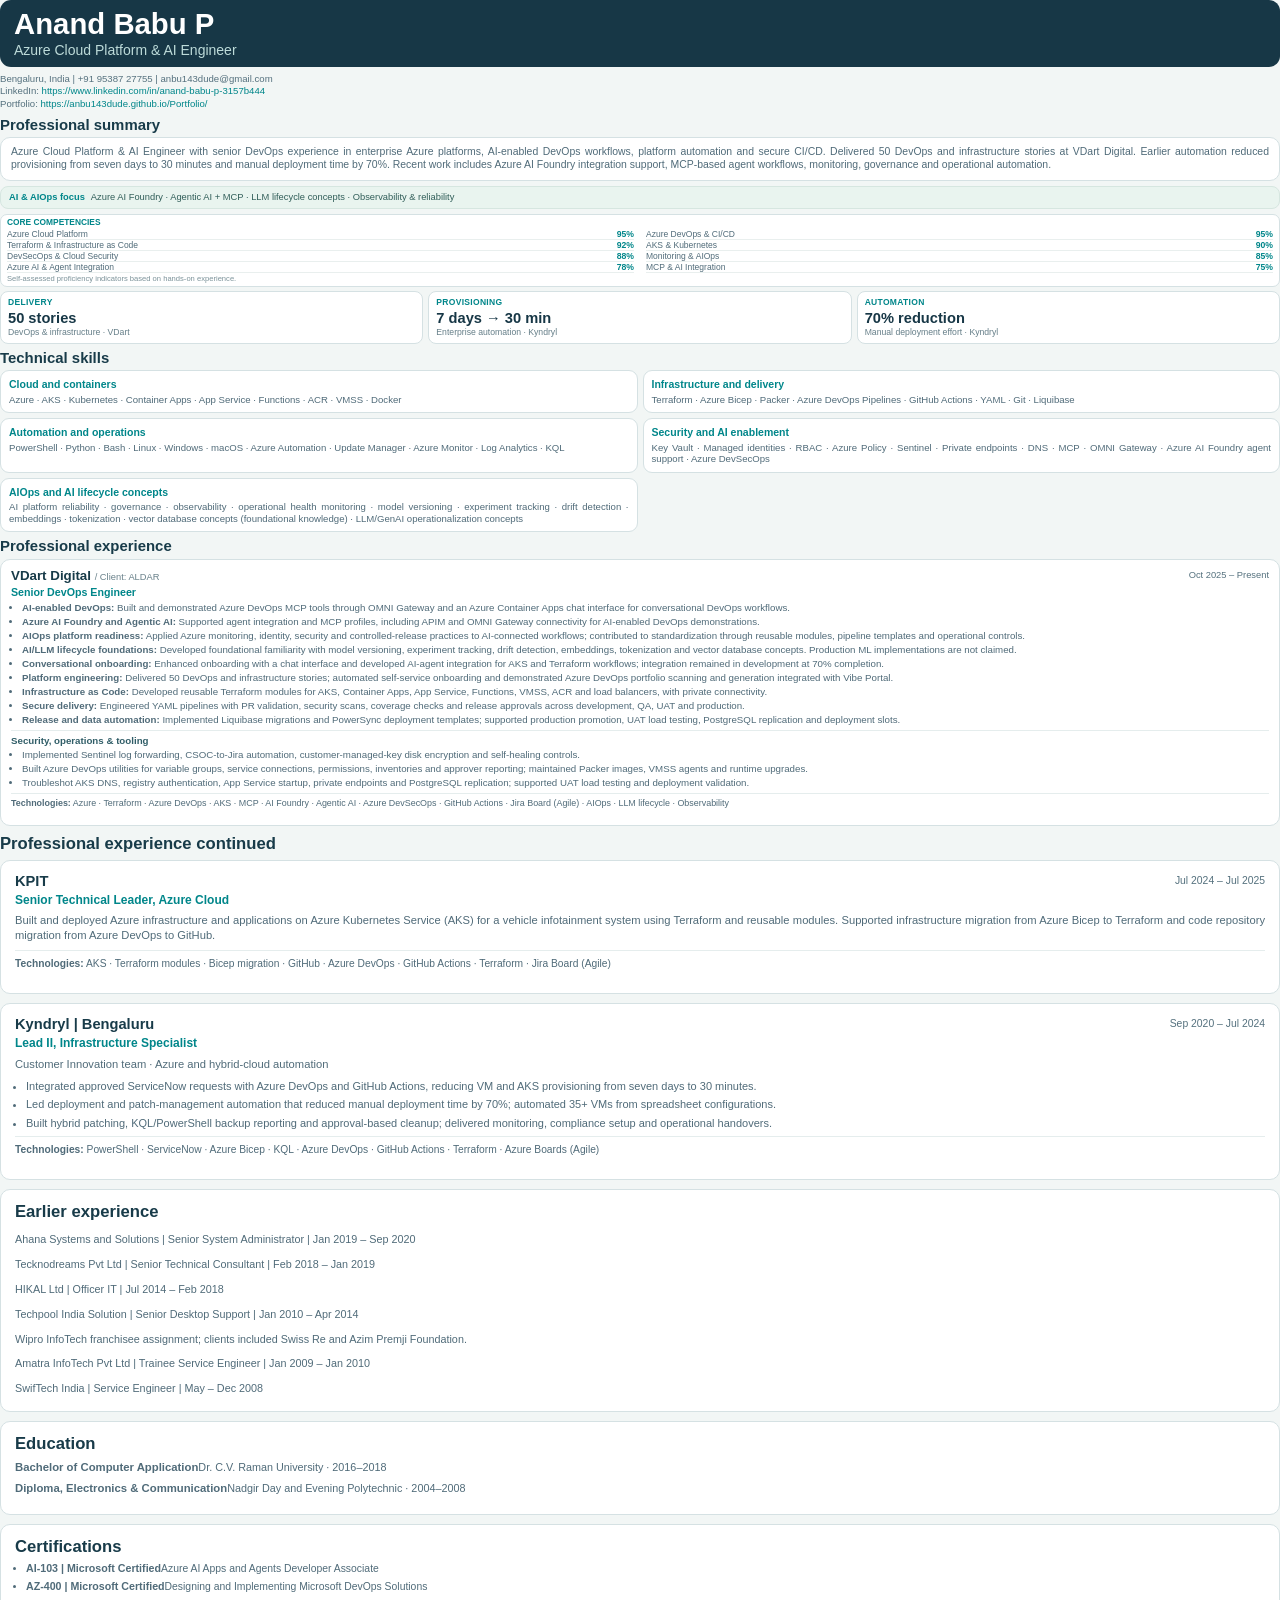
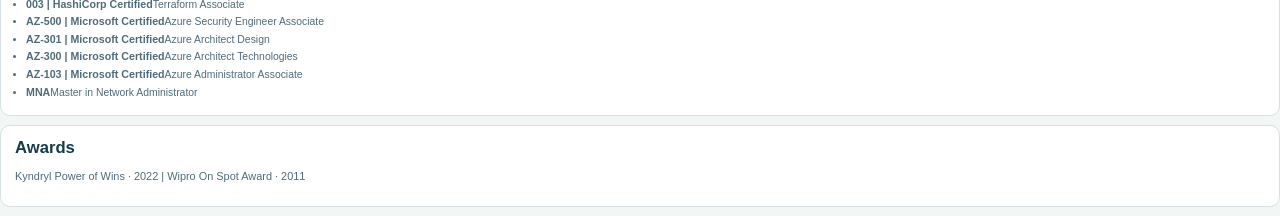
<file: cv-source.html>
<!doctype html>
<html lang="en"><head><meta charset="utf-8"><title>Anand Babu P | Azure Cloud Platform &amp; AI Engineer</title>
<!-- Employment period verified: Oct 2025 – Present -->
<style>
@page{size:A4;margin:8mm 11mm 10mm;@bottom-left{content:"Anand Babu P | Azure Cloud Platform & AI Engineer";font:7pt Arial,sans-serif;color:#7b9299}@bottom-right{content:counter(page) " / 2";font:7pt Arial,sans-serif;color:#7b9299}}
*{box-sizing:border-box}html,body{margin:0;padding:0}body{background:#f2f6f5;color:#506b79;font-family:Arial,Helvetica,sans-serif;font-size:7.7pt;line-height:1.18}
.page{page-break-after:always}.page:last-child{page-break-after:auto}
.header{background:#173746;color:#fff;border-radius:11px;padding:9px 14px 8px;margin:0 0 6px}.name{font-size:22pt;line-height:1.03;margin:0 0 3px;color:#fff;font-weight:700}.title{font-size:10.5pt;color:#bddbd9;margin:0}
.contact{font-size:7.2pt;line-height:1.32;margin:0 0 5px;color:#55717e}.contact a{color:#00868a;text-decoration:none}
.section{color:#183b49;font-size:11.2pt;font-weight:700;margin:5px 0 4px}
.card{background:#fff;border:1px solid #d5e1e3;border-radius:10px;padding:7px 9px;margin:0 0 5px;break-inside:avoid}
.summary{text-align:justify;font-size:7.65pt;line-height:1.2}
.ai-focus{background:#e9f4ef;border:1px solid #d6e6e0;border-radius:8px;padding:5px 8px;margin:0 0 5px;color:#315e59;font-size:7pt}.ai-focus b{color:#00868a;margin-right:6px}
.impact{display:grid;grid-template-columns:repeat(3,1fr);gap:5px;margin:0 0 5px}.metric{background:#fff;border:1px solid #d5e1e3;border-radius:8px;padding:5px 7px}.metric strong{display:block;color:#173746;font-size:11pt;line-height:1.1}.metric span{display:block;color:#00868a;font-size:6.4pt;font-weight:bold;letter-spacing:.3px;margin-bottom:2px}.metric small{font-size:6.5pt;color:#657e88}
.skills{display:grid;grid-template-columns:1fr 1fr;gap:5px;margin-bottom:4px}.skill{background:#fff;border:1px solid #d5e1e3;border-radius:9px;padding:7px 8px;break-inside:avoid}.skill h3{font-size:7.9pt;color:#00868a;margin:0 0 3px}.skill p{font-size:7pt;line-height:1.15;text-align:justify;margin:0}
.job h3{font-size:10pt;color:#183b49;margin:0}.jobhead{display:flex;justify-content:space-between;gap:8px;align-items:flex-start}.client{font-size:7pt;color:#69818a;font-weight:normal}.role{font-size:8pt;font-weight:bold;color:#00868a;margin:2px 0 4px}.date{font-size:7pt;color:#55717e;white-space:nowrap;margin-top:2px}
ul{margin:0;padding-left:11px}li{font-size:7.05pt;line-height:1.15;text-align:justify;margin:0 0 2px}
.security{border-top:1px solid #e5eded;padding-top:4px;margin-top:4px}.security-title{font-size:7.3pt;color:#315e68;font-weight:bold;margin:0 0 3px}
.tags{border-top:1px solid #e5eded;padding-top:4px;margin-top:4px;font-size:6.7pt;line-height:1.18}.tags b{color:#506b79}
.jobtext{font-size:7.35pt;line-height:1.2;text-align:justify;margin:0 0 4px}
.page2 .card{padding:12px 14px;margin-bottom:9px}.page2 .section{font-size:12.5pt;margin:8px 0 6px}.page2 .job h3{font-size:11pt}.page2 .role{font-size:9pt;margin:3px 0 6px}.page2 .date{font-size:7.8pt}.page2 li{font-size:8.25pt;line-height:1.32;margin-bottom:4px}.page2 .tags{font-size:7.7pt;line-height:1.3;padding-top:6px;margin-top:6px}.page2 .jobtext{font-size:8.4pt;line-height:1.35;margin-bottom:7px}.page2 .earlier p{font-size:8.1pt;line-height:1.3;margin-bottom:4px}.page2 .edu{font-size:8.1pt;margin-bottom:6px;line-height:1.28}.page2 .edu strong{font-size:8.5pt}.page2 .certgrid{gap:7px 14px}.page2 .certgrid li{font-size:7.8pt;line-height:1.28}.page2 .certgrid strong{font-size:8pt}.page2 .awards{font-size:8.2pt;line-height:1.3}
.page:first-of-type .summary{font-size:7.85pt;line-height:1.24}.page:first-of-type .skill p{font-size:7.2pt;line-height:1.2}.page:first-of-type .job li{font-size:7.3pt;line-height:1.2;margin-bottom:2.3px}.page:first-of-type .card{padding:8px 10px}


/* Compact CV competency panel, aligned with the portfolio scorecard */
.competency-card{background:#fff;border:1px solid #d5e1e3;border-radius:7px;padding:3px 6px;margin:0 0 4px;break-inside:avoid}
.competency-grid{display:grid;grid-template-columns:1fr 1fr;column-gap:12px;row-gap:1px}
.competency-grid>div{display:flex;justify-content:space-between;align-items:baseline;gap:5px;border-bottom:1px solid #e9efee;padding:0;font-size:6.4pt;line-height:1.02}
.competency-grid span{color:#506b79}
.competency-grid strong{color:#00868a;font-size:6.5pt;white-space:nowrap}
.competency-note{font-size:5.7pt;color:#7b9299;margin:2px 0 0}

/* Certifications: consistent left-aligned two-line entries */
.cert-list{display:grid;grid-template-columns:1fr 1fr;gap:7px 16px;margin:0;padding:0;list-style:none}
.cert-list li{display:block;text-align:left;min-width:0;padding:1px 0 4px;border-bottom:1px solid #e5eded;font-size:7pt;line-height:1.2}
.cert-list li>div{display:block;text-align:left}
.cert-list strong{display:block;text-align:left;margin:0 0 2px;color:#315e68;font-size:7.2pt;white-space:normal}
.cert-list span{display:block;text-align:left;line-height:1.22}
</style></head><body>
<section class="page">
<div class="header"><h1 class="name">Anand Babu P</h1><p class="title">Azure Cloud Platform &amp; AI Engineer</p></div>
<div class="contact">Bengaluru, India | +91 95387 27755 | anbu143dude@gmail.com<br>LinkedIn: <a href="https://www.linkedin.com/in/anand-babu-p-3157b444">https://www.linkedin.com/in/anand-babu-p-3157b444</a><br>Portfolio: <a href="https://anbu143dude.github.io/Portfolio/">https://anbu143dude.github.io/Portfolio/</a></div>
<h2 class="section">Professional summary</h2><div class="card summary">Azure Cloud Platform &amp; AI Engineer with senior DevOps experience in enterprise Azure platforms, AI-enabled DevOps workflows, platform automation and secure CI/CD. Delivered 50 DevOps and infrastructure stories at VDart Digital. Earlier automation reduced provisioning from seven days to 30 minutes and manual deployment time by 70%. Recent work includes Azure AI Foundry integration support, MCP-based agent workflows, monitoring, governance and operational automation.</div>
<div class="ai-focus"><b>AI &amp; AIOps focus</b>Azure AI Foundry · Agentic AI + MCP · LLM lifecycle concepts · Observability &amp; reliability</div>
<div class="competency-card"><div style="font-size:6.3pt;font-weight:bold;color:#00868a;margin:0 0 2px">CORE COMPETENCIES</div><div class="competency-grid">
<div><span>Azure Cloud Platform</span><strong>95%</strong></div>
<div><span>Azure DevOps &amp; CI/CD</span><strong>95%</strong></div>
<div><span>Terraform &amp; Infrastructure as Code</span><strong>92%</strong></div>
<div><span>AKS &amp; Kubernetes</span><strong>90%</strong></div>
<div><span>DevSecOps &amp; Cloud Security</span><strong>88%</strong></div>
<div><span>Monitoring &amp; AIOps</span><strong>85%</strong></div>
<div><span>Azure AI &amp; Agent Integration</span><strong>78%</strong></div>
<div><span>MCP &amp; AI Integration</span><strong>75%</strong></div>
</div><p class="competency-note">Self-assessed proficiency indicators based on hands-on experience.</p></div>
<div class="impact"><div class="metric"><span>DELIVERY</span><strong>50 stories</strong><small>DevOps &amp; infrastructure · VDart</small></div><div class="metric"><span>PROVISIONING</span><strong>7 days → 30 min</strong><small>Enterprise automation · Kyndryl</small></div><div class="metric"><span>AUTOMATION</span><strong>70% reduction</strong><small>Manual deployment effort · Kyndryl</small></div></div>
<h2 class="section">Technical skills</h2><div class="skills">
<div class="skill"><h3>Cloud and containers</h3><p>Azure · AKS · Kubernetes · Container Apps · App Service · Functions · ACR · VMSS · Docker</p></div>
<div class="skill"><h3>Infrastructure and delivery</h3><p>Terraform · Azure Bicep · Packer · Azure DevOps Pipelines · GitHub Actions · YAML · Git · Liquibase</p></div>
<div class="skill"><h3>Automation and operations</h3><p>PowerShell · Python · Bash · Linux · Windows · macOS · Azure Automation · Update Manager · Azure Monitor · Log Analytics · KQL</p></div>
<div class="skill"><h3>Security and AI enablement</h3><p>Key Vault · Managed identities · RBAC · Azure Policy · Sentinel · Private endpoints · DNS · MCP · OMNI Gateway · Azure AI Foundry agent support · Azure DevSecOps</p></div>
<div class="skill"><h3>AIOps and AI lifecycle concepts</h3><p>AI platform reliability · governance · observability · operational health monitoring · model versioning · experiment tracking · drift detection · embeddings · tokenization · vector database concepts (foundational knowledge) · LLM/GenAI operationalization concepts</p></div>
</div>
<h2 class="section">Professional experience</h2><div class="card job">
<div class="jobhead"><div><h3>VDart Digital <span class="client">/ Client: ALDAR</span></h3><p class="role">Senior DevOps Engineer</p></div><span class="date">Oct 2025 – Present</span></div>
<ul>
<li><strong>AI-enabled DevOps:</strong> Built and demonstrated Azure DevOps MCP tools through OMNI Gateway and an Azure Container Apps chat interface for conversational DevOps workflows.</li>
<li><strong>Azure AI Foundry and Agentic AI:</strong> Supported agent integration and MCP profiles, including APIM and OMNI Gateway connectivity for AI-enabled DevOps demonstrations.</li>
<li><strong>AIOps platform readiness:</strong> Applied Azure monitoring, identity, security and controlled-release practices to AI-connected workflows; contributed to standardization through reusable modules, pipeline templates and operational controls.</li>
<li><strong>AI/LLM lifecycle foundations:</strong> Developed foundational familiarity with model versioning, experiment tracking, drift detection, embeddings, tokenization and vector database concepts. Production ML implementations are not claimed.</li>
<li><strong>Conversational onboarding:</strong> Enhanced onboarding with a chat interface and developed AI-agent integration for AKS and Terraform workflows; integration remained in development at 70% completion.</li>
<li><strong>Platform engineering:</strong> Delivered 50 DevOps and infrastructure stories; automated self-service onboarding and demonstrated Azure DevOps portfolio scanning and generation integrated with Vibe Portal.</li>
<li><strong>Infrastructure as Code:</strong> Developed reusable Terraform modules for AKS, Container Apps, App Service, Functions, VMSS, ACR and load balancers, with private connectivity.</li>
<li><strong>Secure delivery:</strong> Engineered YAML pipelines with PR validation, security scans, coverage checks and release approvals across development, QA, UAT and production.</li>
<li><strong>Release and data automation:</strong> Implemented Liquibase migrations and PowerSync deployment templates; supported production promotion, UAT load testing, PostgreSQL replication and deployment slots.</li>
</ul>
<div class="security"><p class="security-title">Security, operations &amp; tooling</p><ul>
<li>Implemented Sentinel log forwarding, CSOC-to-Jira automation, customer-managed-key disk encryption and self-healing controls.</li>
<li>Built Azure DevOps utilities for variable groups, service connections, permissions, inventories and approver reporting; maintained Packer images, VMSS agents and runtime upgrades.</li>
<li>Troubleshot AKS DNS, registry authentication, App Service startup, private endpoints and PostgreSQL replication; supported UAT load testing and deployment validation.</li>
</ul></div>
<p class="tags"><b>Technologies:</b> Azure · Terraform · Azure DevOps · AKS · MCP · AI Foundry · Agentic AI · Azure DevSecOps · GitHub Actions · Jira Board (Agile) · AIOps · LLM lifecycle · Observability</p>
</div></section>
<section class="page page2"><h2 class="section">Professional experience continued</h2>
<div class="card job"><div class="jobhead"><div><h3>KPIT</h3><p class="role">Senior Technical Leader, Azure Cloud</p></div><span class="date">Jul 2024 – Jul 2025</span></div>
<p class="jobtext">Built and deployed Azure infrastructure and applications on Azure Kubernetes Service (AKS) for a vehicle infotainment system using Terraform and reusable modules. Supported infrastructure migration from Azure Bicep to Terraform and code repository migration from Azure DevOps to GitHub.</p><p class="tags"><b>Technologies:</b> AKS · Terraform modules · Bicep migration · GitHub · Azure DevOps · GitHub Actions · Terraform · Jira Board (Agile)</p></div>
<div class="card job"><div class="jobhead"><div><h3>Kyndryl | Bengaluru</h3><p class="role">Lead II, Infrastructure Specialist</p></div><span class="date">Sep 2020 – Jul 2024</span></div>
<p class="jobtext">Customer Innovation team · Azure and hybrid-cloud automation</p><ul>
<li>Integrated approved ServiceNow requests with Azure DevOps and GitHub Actions, reducing VM and AKS provisioning from seven days to 30 minutes.</li>
<li>Led deployment and patch-management automation that reduced manual deployment time by 70%; automated 35+ VMs from spreadsheet configurations.</li>
<li>Built hybrid patching, KQL/PowerShell backup reporting and approval-based cleanup; delivered monitoring, compliance setup and operational handovers.</li>
</ul><p class="tags"><b>Technologies:</b> PowerShell · ServiceNow · Azure Bicep · KQL · Azure DevOps · GitHub Actions · Terraform · Azure Boards (Agile)</p></div>
<div class="card earlier"><h3 class="section" style="margin-top:0">Earlier experience</h3>
<p>Ahana Systems and Solutions | Senior System Administrator | Jan 2019 – Sep 2020</p><p>Tecknodreams Pvt Ltd | Senior Technical Consultant | Feb 2018 – Jan 2019</p><p>HIKAL Ltd | Officer IT | Jul 2014 – Feb 2018</p><p>Techpool India Solution | Senior Desktop Support | Jan 2010 – Apr 2014</p><p>Wipro InfoTech franchisee assignment; clients included Swiss Re and Azim Premji Foundation.</p><p>Amatra InfoTech Pvt Ltd | Trainee Service Engineer | Jan 2009 – Jan 2010</p><p>SwifTech India | Service Engineer | May – Dec 2008</p></div>
<div class="card"><h3 class="section" style="margin-top:0">Education</h3><div class="edu"><strong>Bachelor of Computer Application</strong><span>Dr. C.V. Raman University · 2016–2018</span></div><div class="edu"><strong>Diploma, Electronics &amp; Communication</strong><span>Nadgir Day and Evening Polytechnic · 2004–2008</span></div></div>
<div class="card"><h3 class="section" style="margin-top:0">Certifications</h3><ul class="certgrid">
<li><div><strong>AI-103 | Microsoft Certified</strong><span>Azure AI Apps and Agents Developer Associate</span></div></li>
<li><div><strong>AZ-400 | Microsoft Certified</strong><span>Designing and Implementing Microsoft DevOps Solutions</span></div></li>
<li><div><strong>003 | HashiCorp Certified</strong><span>Terraform Associate</span></div></li>
<li><div><strong>AZ-500 | Microsoft Certified</strong><span>Azure Security Engineer Associate</span></div></li>
<li><div><strong>AZ-301 | Microsoft Certified</strong><span>Azure Architect Design</span></div></li>
<li><div><strong>AZ-300 | Microsoft Certified</strong><span>Azure Architect Technologies</span></div></li>
<li><div><strong>AZ-103 | Microsoft Certified</strong><span>Azure Administrator Associate</span></div></li>
<li><div><strong>MNA</strong><span>Master in Network Administrator</span></div></li>
</ul></div>
<div class="card"><h3 class="section" style="margin-top:0">Awards</h3><p class="awards">Kyndryl Power of Wins · 2022 | Wipro On Spot Award · 2011</p></div>
</section></body></html>
</file>
